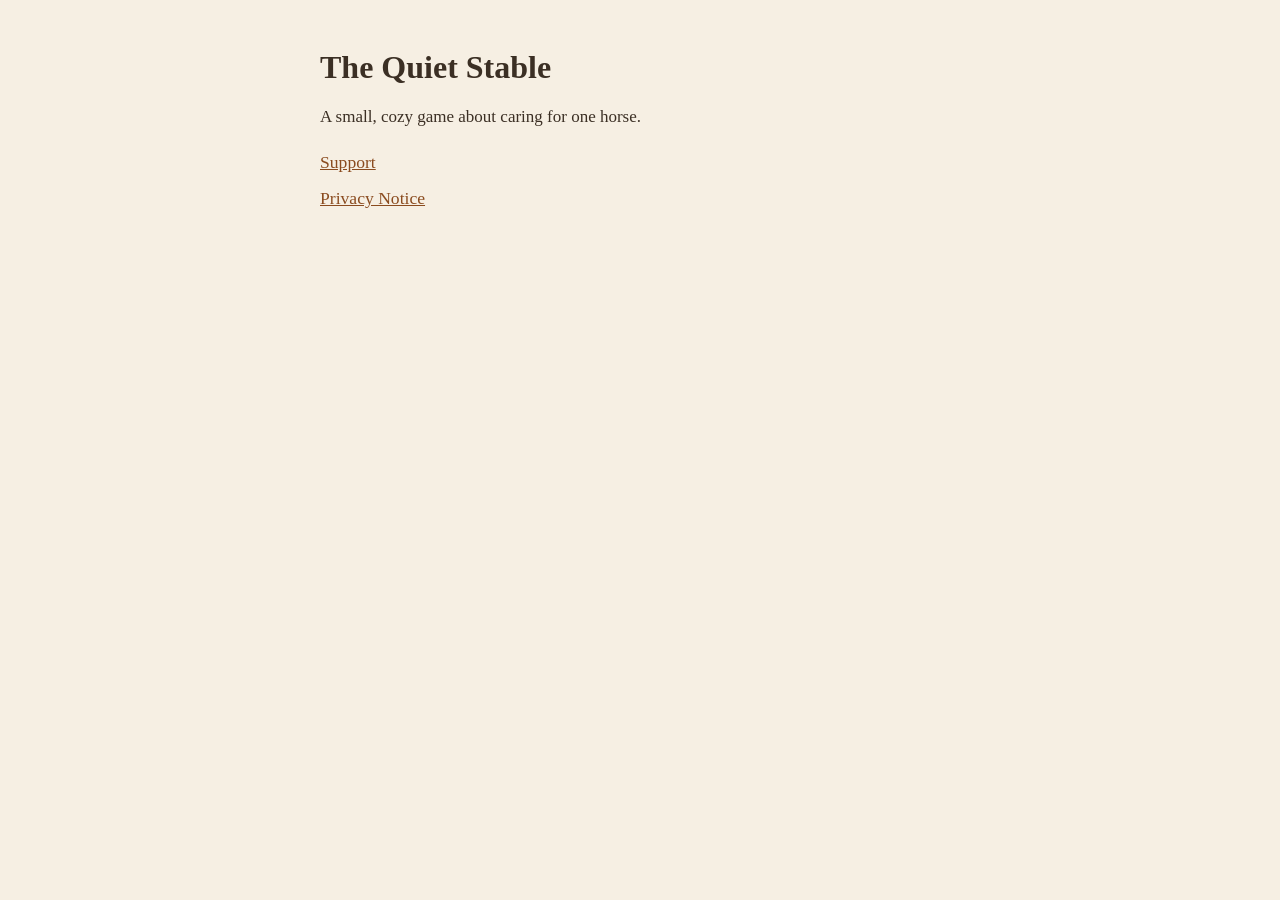
<file: index.html>
<!doctype html>
<html lang="en">
<head>
<meta charset="utf-8">
<meta name="viewport" content="width=device-width, initial-scale=1">
<title>The Quiet Stable</title>
<link rel="stylesheet" href="style.css">
</head>
<body>
<main>
<h1>The Quiet Stable</h1>
<p>A small, cozy game about caring for one horse.</p>
<ul class="links">
<li><a href="support.html">Support</a></li>
<li><a href="privacy.html">Privacy Notice</a></li>
</ul>
</main>
</body>
</html>
</file>
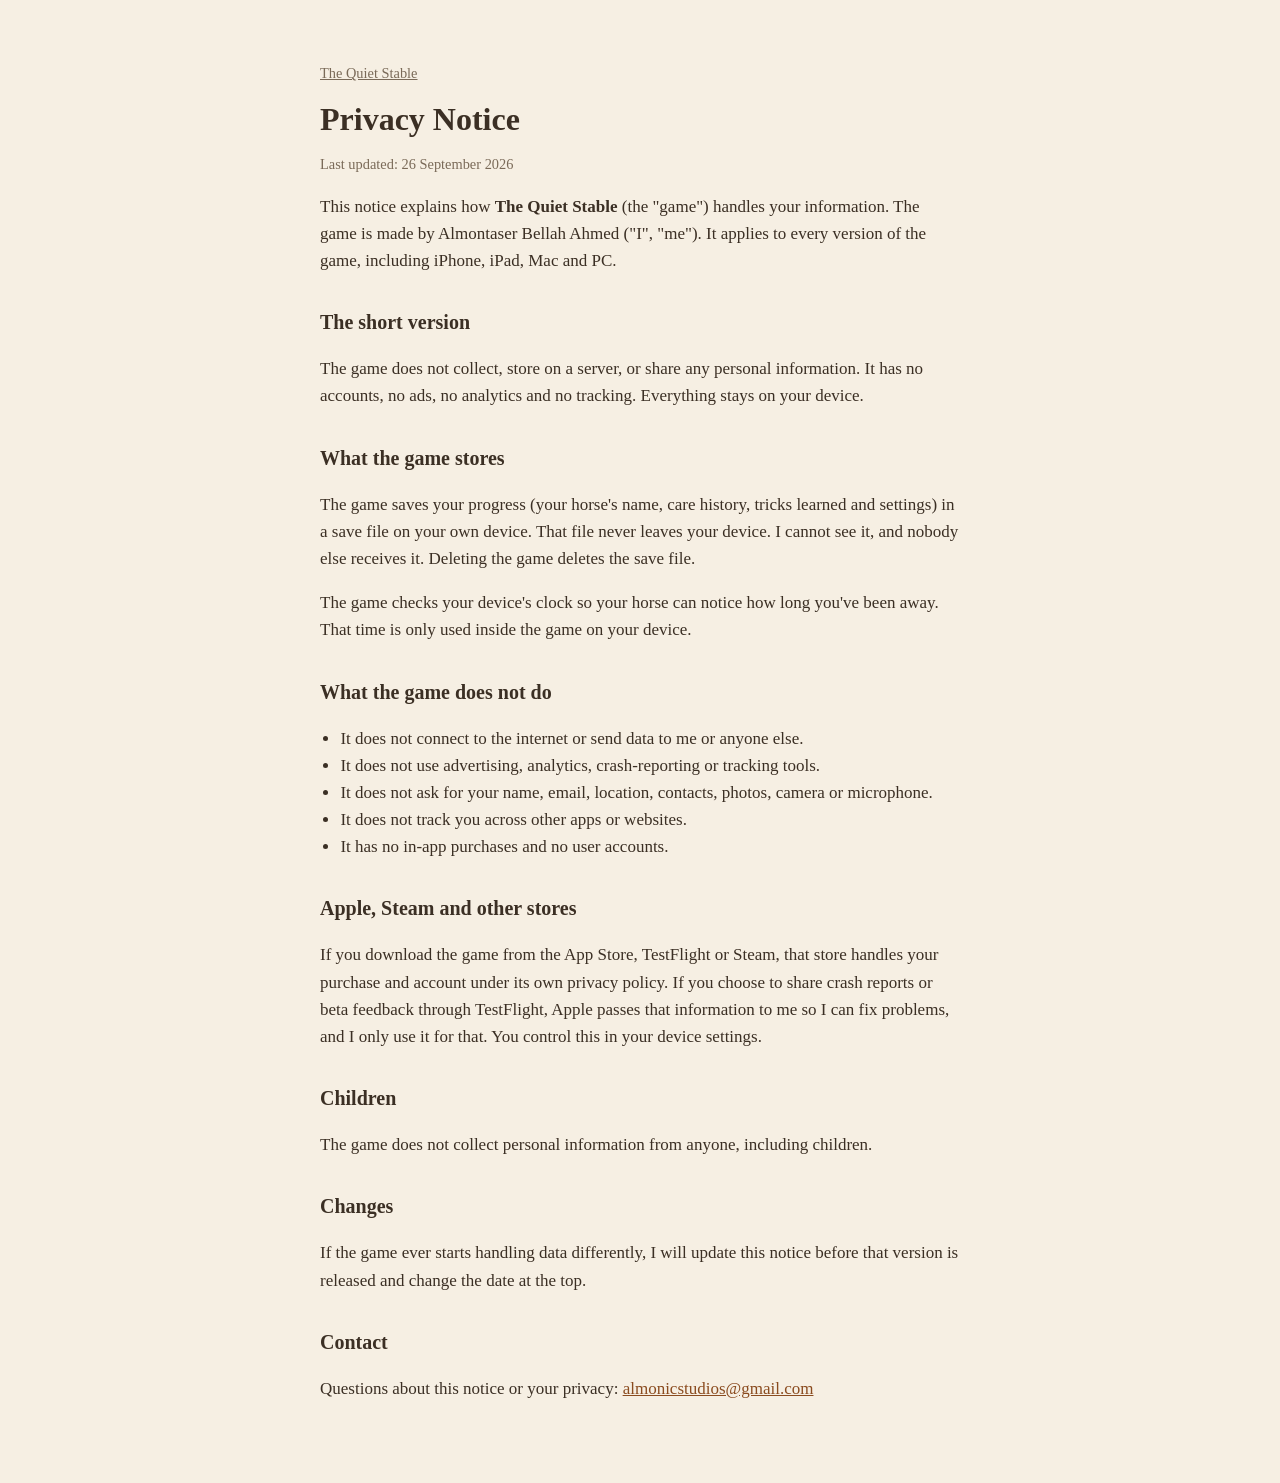
<file: privacy.html>
<!doctype html>
<html lang="en">
<head>
<meta charset="utf-8">
<meta name="viewport" content="width=device-width, initial-scale=1">
<title>Privacy Notice – The Quiet Stable</title>
<link rel="stylesheet" href="style.css">
</head>
<body>
<main>
<p class="back"><a href="./">The Quiet Stable</a></p>
<h1>Privacy Notice</h1>
<p class="meta">Last updated: 26 September 2026</p>

<p>This notice explains how <strong>The Quiet Stable</strong> (the "game") handles your information. The game is made by Almontaser Bellah Ahmed ("I", "me"). It applies to every version of the game, including iPhone, iPad, Mac and PC.</p>

<h2>The short version</h2>
<p>The game does not collect, store on a server, or share any personal information. It has no accounts, no ads, no analytics and no tracking. Everything stays on your device.</p>

<h2>What the game stores</h2>
<p>The game saves your progress (your horse's name, care history, tricks learned and settings) in a save file on your own device. That file never leaves your device. I cannot see it, and nobody else receives it. Deleting the game deletes the save file.</p>
<p>The game checks your device's clock so your horse can notice how long you've been away. That time is only used inside the game on your device.</p>

<h2>What the game does not do</h2>
<ul>
<li>It does not connect to the internet or send data to me or anyone else.</li>
<li>It does not use advertising, analytics, crash-reporting or tracking tools.</li>
<li>It does not ask for your name, email, location, contacts, photos, camera or microphone.</li>
<li>It does not track you across other apps or websites.</li>
<li>It has no in-app purchases and no user accounts.</li>
</ul>

<h2>Apple, Steam and other stores</h2>
<p>If you download the game from the App Store, TestFlight or Steam, that store handles your purchase and account under its own privacy policy. If you choose to share crash reports or beta feedback through TestFlight, Apple passes that information to me so I can fix problems, and I only use it for that. You control this in your device settings.</p>

<h2>Children</h2>
<p>The game does not collect personal information from anyone, including children.</p>

<h2>Changes</h2>
<p>If the game ever starts handling data differently, I will update this notice before that version is released and change the date at the top.</p>

<h2>Contact</h2>
<p>Questions about this notice or your privacy: <a href="mailto:almonicstudios@gmail.com">almonicstudios@gmail.com</a></p>
</main>
</body>
</html>
</file>
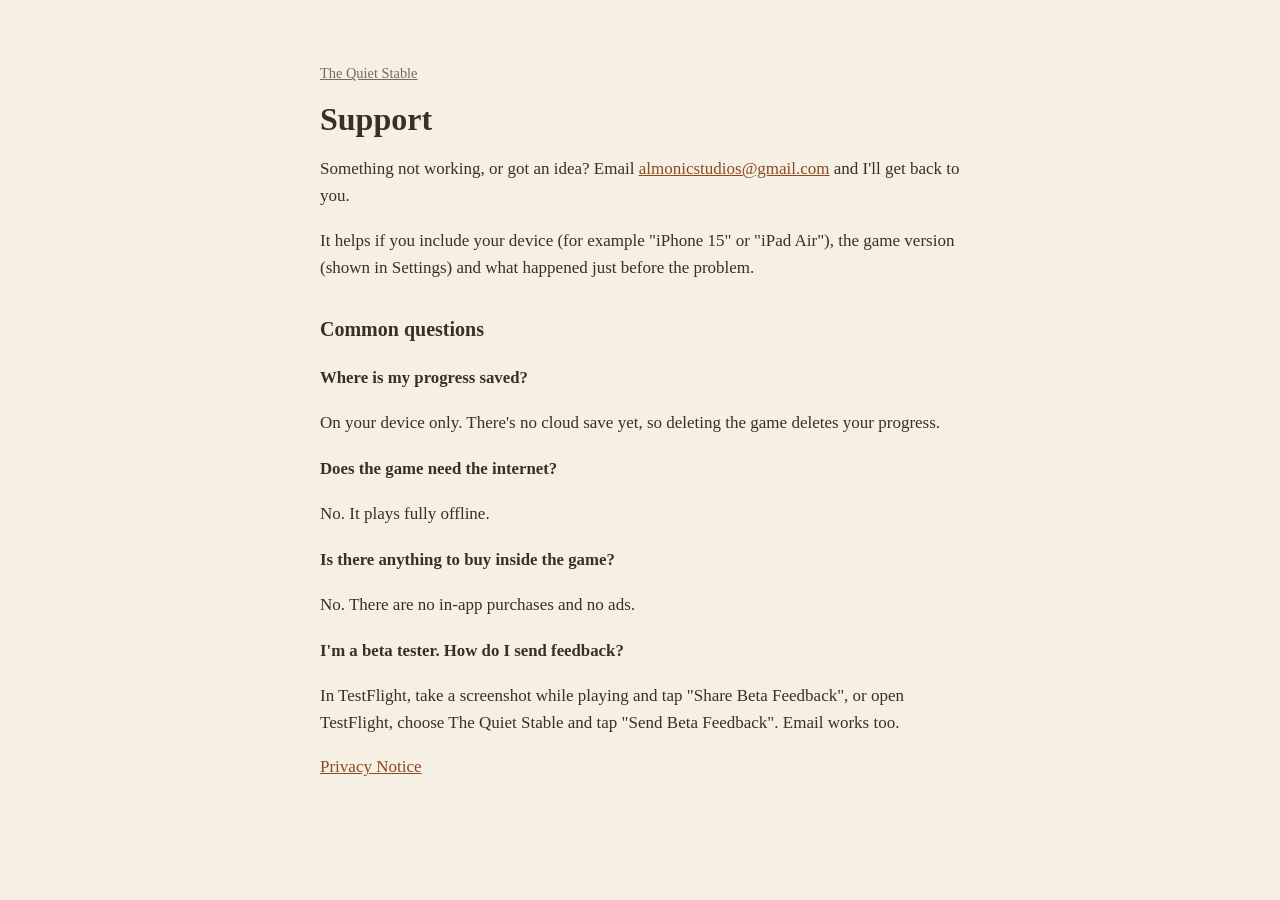
<file: support.html>
<!doctype html>
<html lang="en">
<head>
<meta charset="utf-8">
<meta name="viewport" content="width=device-width, initial-scale=1">
<title>Support – The Quiet Stable</title>
<link rel="stylesheet" href="style.css">
</head>
<body>
<main>
<p class="back"><a href="./">The Quiet Stable</a></p>
<h1>Support</h1>

<p>Something not working, or got an idea? Email <a href="mailto:almonicstudios@gmail.com">almonicstudios@gmail.com</a> and I'll get back to you.</p>
<p>It helps if you include your device (for example "iPhone 15" or "iPad Air"), the game version (shown in Settings) and what happened just before the problem.</p>

<h2>Common questions</h2>
<h3>Where is my progress saved?</h3>
<p>On your device only. There's no cloud save yet, so deleting the game deletes your progress.</p>

<h3>Does the game need the internet?</h3>
<p>No. It plays fully offline.</p>

<h3>Is there anything to buy inside the game?</h3>
<p>No. There are no in-app purchases and no ads.</p>

<h3>I'm a beta tester. How do I send feedback?</h3>
<p>In TestFlight, take a screenshot while playing and tap "Share Beta Feedback", or open TestFlight, choose The Quiet Stable and tap "Send Beta Feedback". Email works too.</p>

<p><a href="privacy.html">Privacy Notice</a></p>
</main>
</body>
</html>
</file>
<file: style.css>
:root { --bg: #f6efe3; --ink: #3b2f24; --muted: #7a6a58; --link: #8a4b1f; }
@media (prefers-color-scheme: dark) { :root { --bg: #2a221b; --ink: #efe6d8; --muted: #b3a38f; --link: #e5a46b; } }
* { box-sizing: border-box; }
body { margin: 0; background: var(--bg); color: var(--ink); font: 17px/1.6 Georgia, "Times New Roman", serif; }
main { max-width: 680px; margin: 0 auto; padding: 48px 20px 64px; }
h1 { font-size: 2rem; line-height: 1.2; margin: 0 0 8px; }
h2 { font-size: 1.25rem; margin: 32px 0 8px; }
h3 { font-size: 1.05rem; margin: 20px 0 4px; }
a { color: var(--link); }
.meta, .back { color: var(--muted); font-size: 0.9rem; }
.back a { color: var(--muted); }
ul { padding-left: 1.2em; }
.links { list-style: none; padding: 0; font-size: 1.1rem; }
.links li { margin: 8px 0; }
</file>
